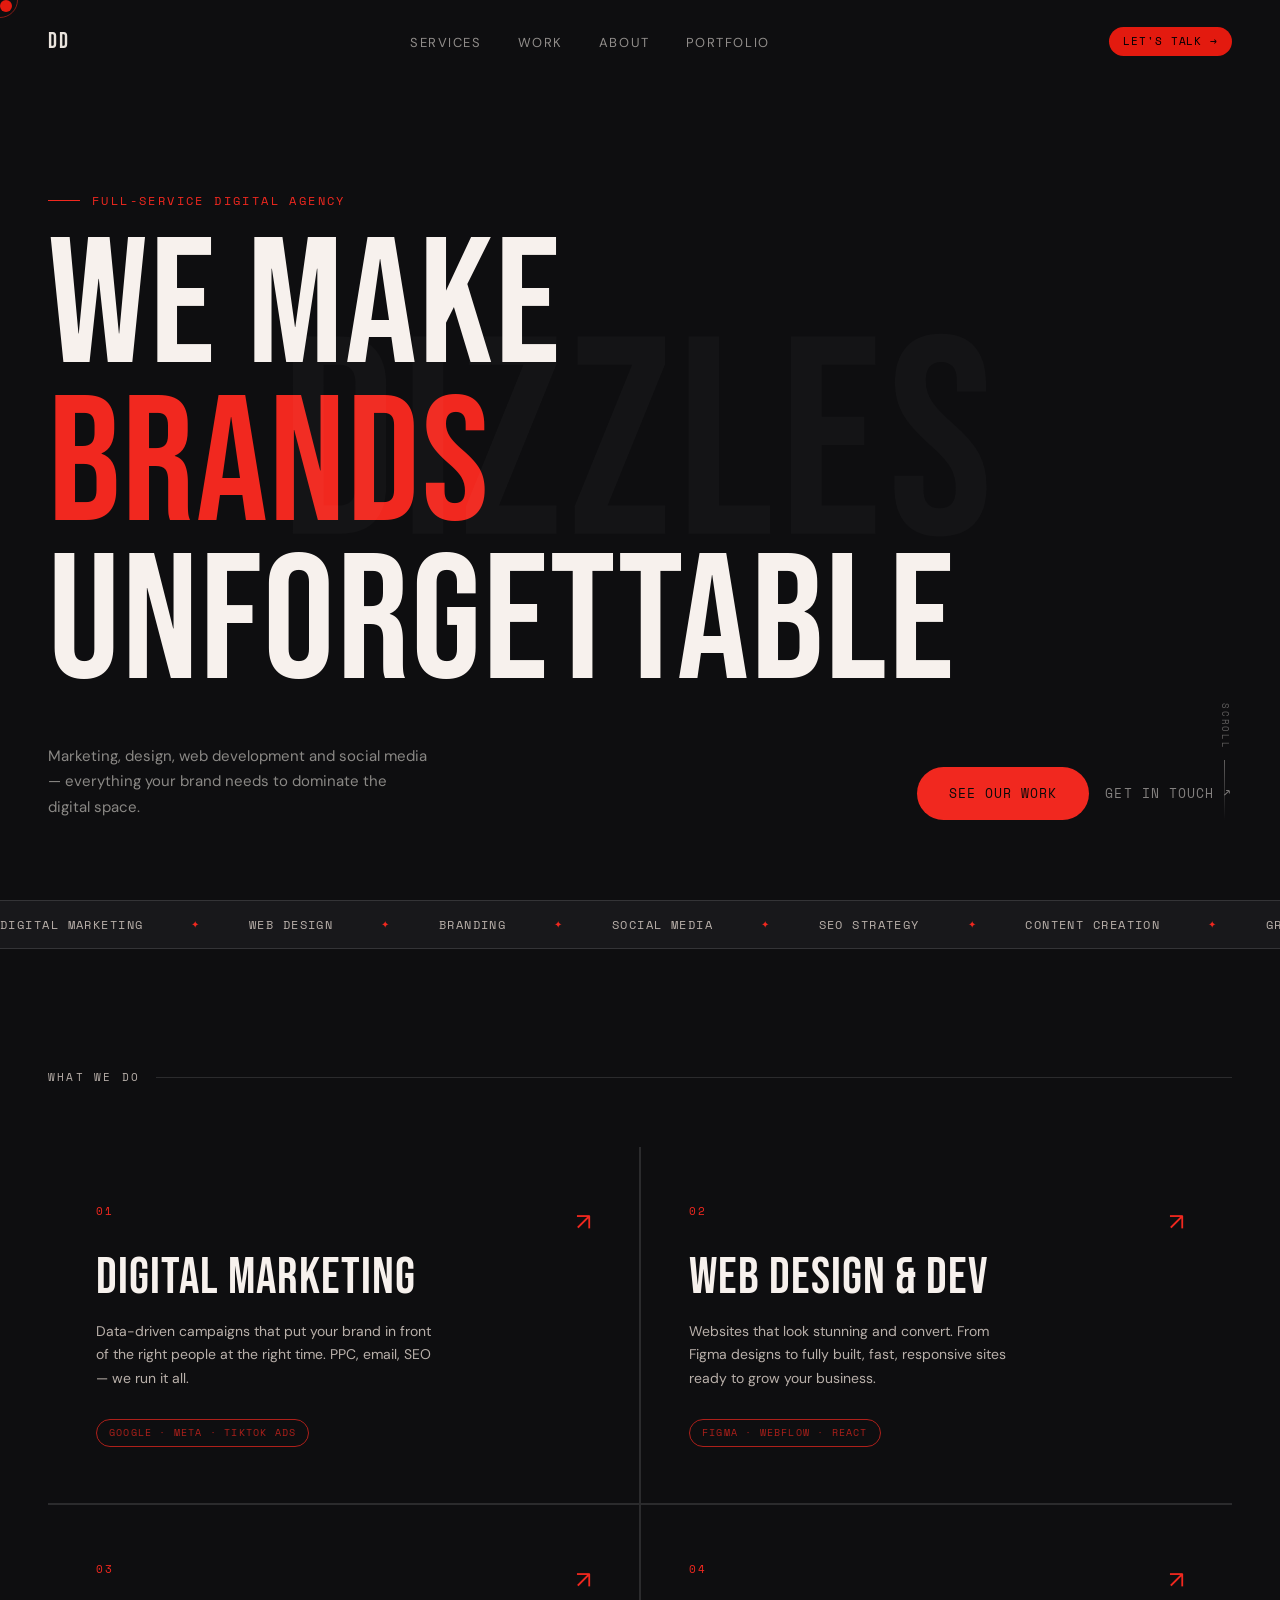
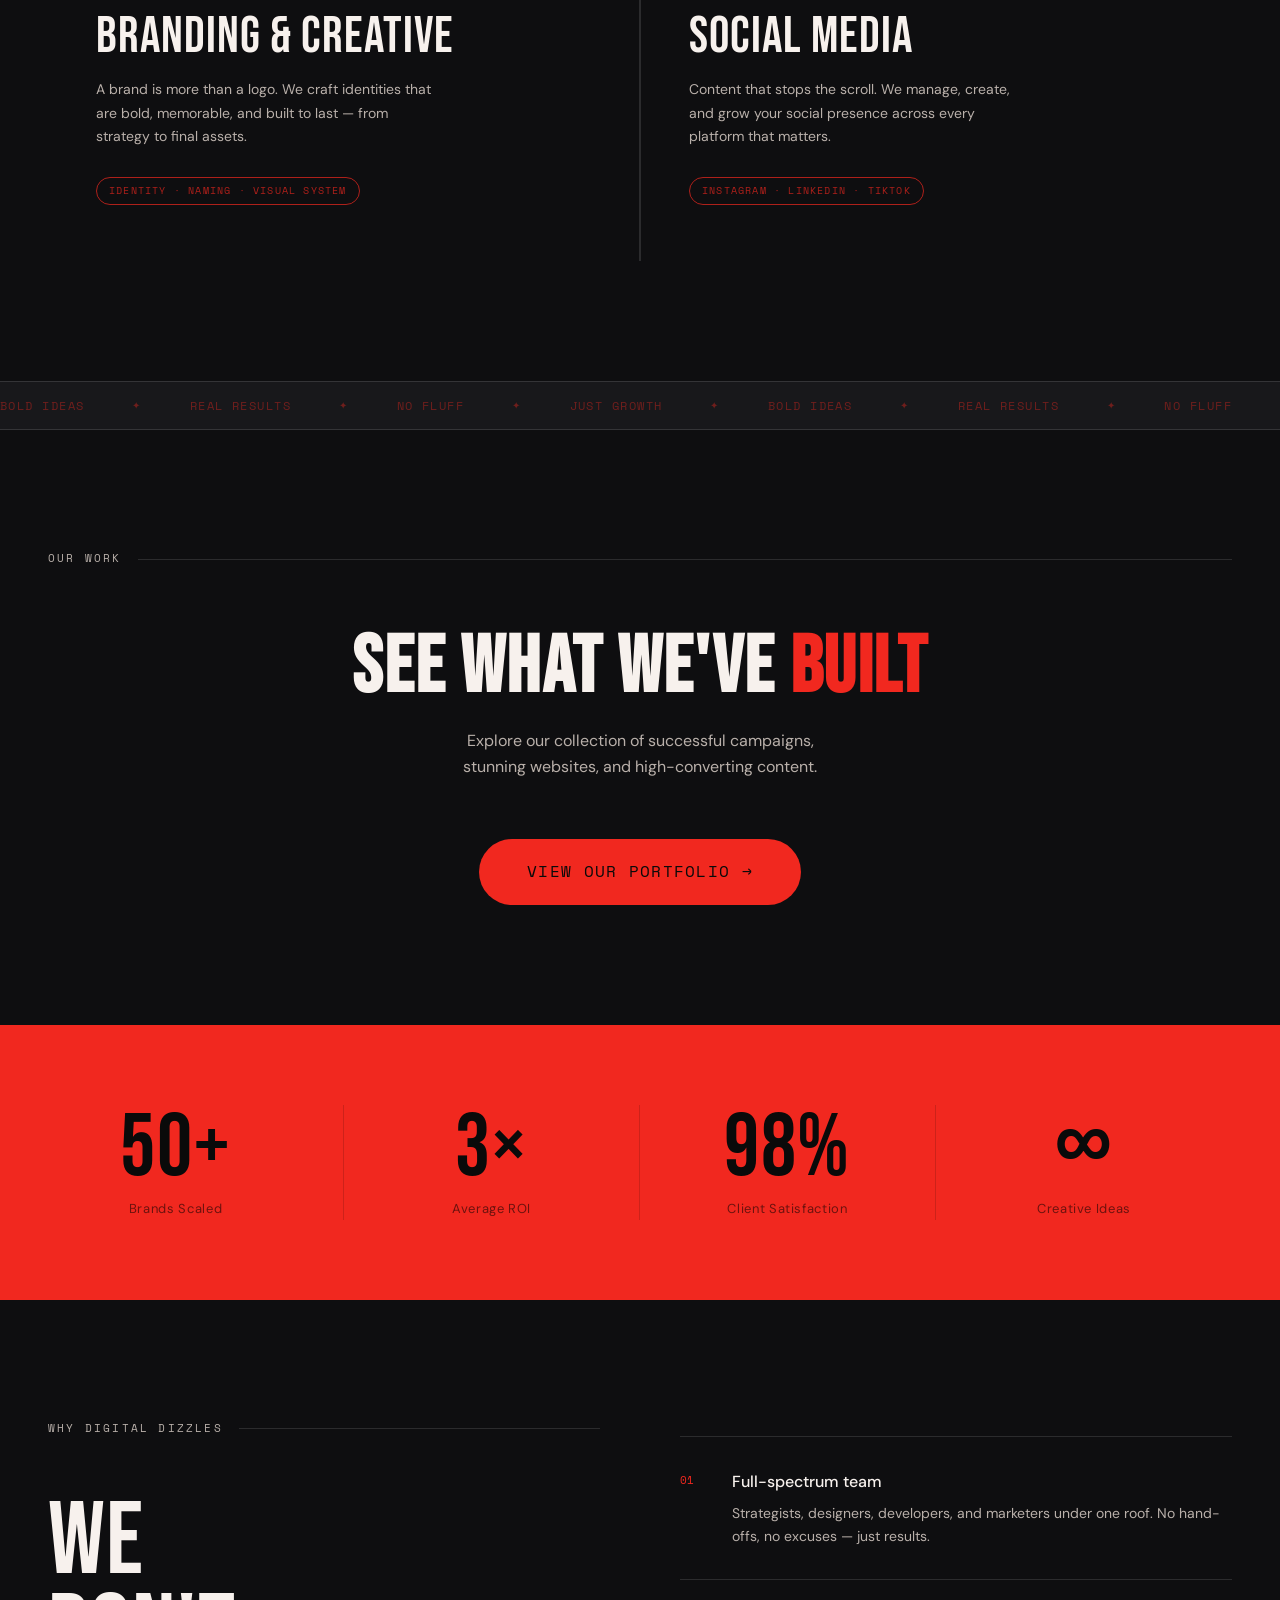
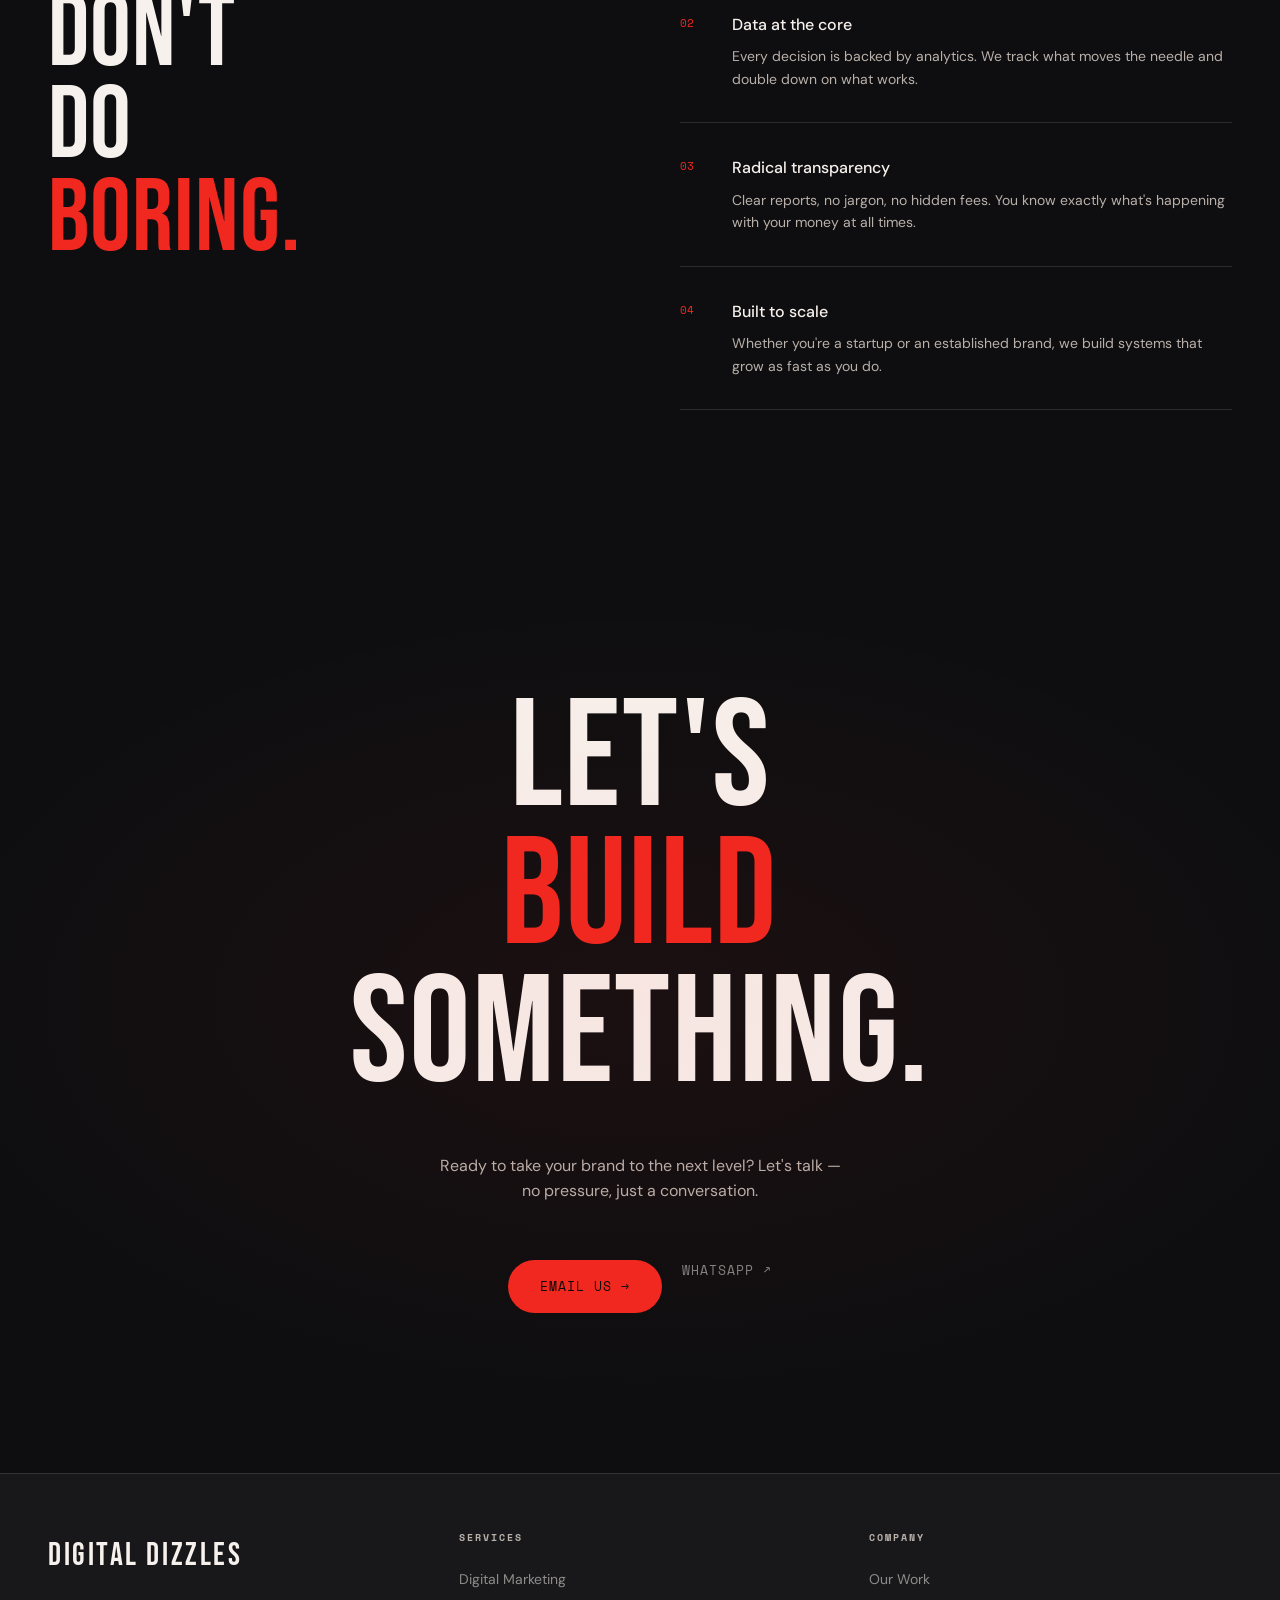
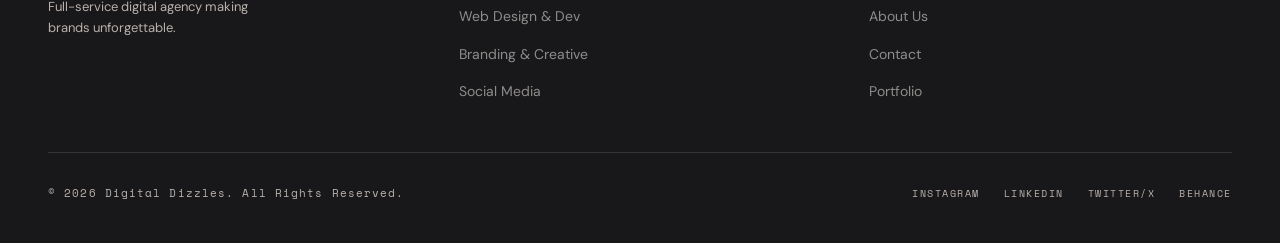
<file: index.html>
<!DOCTYPE html>
<html lang="en">
<head>
<meta charset="UTF-8">
<meta name="viewport" content="width=device-width, initial-scale=1.0">
<title>Digital Dizzles</title>
<link href="https://fonts.googleapis.com/css2?family=Bebas+Neue&family=DM+Sans:wght@300;400;500&family=Space+Mono&display=swap" rel="stylesheet">
<style>
  *, *::before, *::after { box-sizing: border-box; margin: 0; padding: 0; }

  :root {
    --bg: #0e0e10;
    --bg2: #18181b;
    --bg3: #202024;
    --accent: #f1281f;
    --accent2: #ff6b64;
    --accent3: #b9b0aa;
    --text: #f7f1ed;
    --muted: #b9b0aa;
    --border: rgba(255, 255, 255, 0.12);
  }

  html { scroll-behavior: smooth; }

  body {
    background: var(--bg);
    color: var(--text);
    font-family: 'DM Sans', sans-serif;
    font-size: 16px;
    line-height: 1.6;
    overflow-x: hidden;
    cursor: none;
  }

  /* CUSTOM CURSOR */
  .cursor {
    width: 12px; height: 12px;
    background: var(--accent);
    border-radius: 50%;
    position: fixed;
    top: 0; left: 0;
    pointer-events: none;
    z-index: 9999;
    transition: transform 0.15s ease;
    mix-blend-mode: difference;
  }
  .cursor-ring {
    width: 36px; height: 36px;
    border: 1px solid var(--accent);
    border-radius: 50%;
    position: fixed;
    top: 0; left: 0;
    pointer-events: none;
    z-index: 9998;
    transition: all 0.1s ease;
    opacity: 0.5;
  }

  /* LOADER */
  .loader {
    position: fixed; inset: 0;
    background: var(--bg);
    z-index: 9000;
    display: flex;
    align-items: center;
    justify-content: center;
    flex-direction: column;
    gap: 24px;
    transition: opacity 0.6s ease, visibility 0.6s ease;
  }
  .loader.hide { opacity: 0; visibility: hidden; }
  .loader-text {
    font-family: 'Bebas Neue', sans-serif;
    font-size: clamp(48px, 10vw, 120px);
    letter-spacing: 0.05em;
    color: var(--text);
  }
  .loader-bar-wrap {
    width: 280px;
    height: 2px;
    background: rgba(255,255,255,0.1);
  }
  .loader-bar {
    height: 100%;
    background: var(--accent);
    width: 0%;
    transition: width 0.05s linear;
  }
  .loader-pct {
    font-family: 'Space Mono', monospace;
    font-size: 13px;
    color: var(--muted);
    letter-spacing: 0.1em;
  }

  /* NAV */
  nav {
    position: fixed; top: 0; left: 0; right: 0;
    z-index: 100;
    display: flex;
    align-items: center;
    justify-content: space-between;
    padding: 24px 48px;
    mix-blend-mode: difference;
  }
  .nav-logo {
    font-family: 'Bebas Neue', sans-serif;
    font-size: 22px;
    letter-spacing: 0.1em;
    color: var(--text);
    text-decoration: none;
  }
  .nav-links {
    display: flex;
    gap: 36px;
    list-style: none;
  }
  .nav-links a {
    font-size: 13px;
    letter-spacing: 0.12em;
    text-transform: uppercase;
    color: var(--text);
    text-decoration: none;
    opacity: 0.6;
    transition: opacity 0.2s;
  }
  .nav-links a:hover { opacity: 1; }

  .nav-badge {
    background: var(--accent);
    color: #0a0a0a;
    font-size: 11px;
    font-weight: 500;
    letter-spacing: 0.08em;
    text-transform: uppercase;
    padding: 6px 14px;
    border-radius: 100px;
    text-decoration: none;
    font-family: 'Space Mono', monospace;
    white-space: nowrap;
  }

  /* MARQUEE */
  .marquee-wrap {
    overflow: hidden;
    border-top: 1px solid var(--border);
    border-bottom: 1px solid var(--border);
    padding: 14px 0;
    background: var(--bg2);
  }
  .marquee-track {
    display: flex;
    gap: 48px;
    width: max-content;
    animation: marquee 18s linear infinite;
  }
  .marquee-item {
    font-family: 'Space Mono', monospace;
    font-size: 12px;
    letter-spacing: 0.12em;
    text-transform: uppercase;
    color: var(--muted);
    white-space: nowrap;
    display: flex;
    align-items: center;
    gap: 48px;
  }
  .marquee-item::after {
    content: '✦';
    color: var(--accent);
    font-size: 10px;
  }
  @keyframes marquee {
    from { transform: translateX(0); }
    to { transform: translateX(-50%); }
  }

  /* HERO */
  .hero {
    min-height: 100vh;
    display: flex;
    flex-direction: column;
    justify-content: flex-end;
    padding: 0 48px 80px;
    position: relative;
    overflow: hidden;
  }
  .hero-bg-text {
    position: absolute;
    top: 50%;
    left: 50%;
    transform: translate(-50%, -50%);
    font-family: 'Bebas Neue', sans-serif;
    font-size: clamp(100px, 22vw, 340px);
    color: rgba(255,255,255,0.025);
    white-space: nowrap;
    pointer-events: none;
    letter-spacing: 0.02em;
    user-select: none;
  }
  .hero-logo-mark {
    position: absolute;
    top: 118px;
    right: 48px;
    z-index: 2;
    width: clamp(180px, 18vw, 300px);
    aspect-ratio: 1;
    display: flex;
    align-items: center;
    justify-content: center;
  }
  .hero-logo-mark img {
    width: 100%;
    height: 100%;
    object-fit: contain;
  }
  .hero-eyebrow {
    font-family: 'Space Mono', monospace;
    font-size: 12px;
    letter-spacing: 0.2em;
    text-transform: uppercase;
    color: var(--accent);
    margin-bottom: 20px;
    display: flex;
    align-items: center;
    gap: 12px;
  }
  .hero-eyebrow::before {
    content: '';
    display: block;
    width: 32px;
    height: 1px;
    background: var(--accent);
  }
  .hero-title {
    font-family: 'Bebas Neue', sans-serif;
    font-size: clamp(72px, 14vw, 200px);
    line-height: 0.88;
    letter-spacing: 0.01em;
    color: var(--text);
    margin-bottom: 40px;
  }
  .hero-title span { color: var(--accent); }
  .hero-bottom {
    display: flex;
    align-items: flex-end;
    justify-content: space-between;
    gap: 40px;
  }
  .hero-sub {
    max-width: 380px;
    font-size: 15px;
    color: rgba(240,237,230,0.55);
    line-height: 1.7;
  }
  .hero-ctas {
    display: flex;
    gap: 16px;
    align-items: center;
    flex-shrink: 0;
  }
  .btn-primary {
    background: var(--accent);
    color: #0a0a0a;
    font-family: 'Space Mono', monospace;
    font-size: 13px;
    letter-spacing: 0.08em;
    text-transform: uppercase;
    padding: 16px 32px;
    border-radius: 100px;
    text-decoration: none;
    font-weight: 400;
    transition: transform 0.2s, box-shadow 0.2s;
    display: inline-block;
  }
  .btn-primary:hover { transform: scale(1.04); }
  .btn-ghost {
    color: var(--text);
    font-family: 'Space Mono', monospace;
    font-size: 13px;
    letter-spacing: 0.08em;
    text-transform: uppercase;
    text-decoration: none;
    opacity: 0.5;
    transition: opacity 0.2s;
    display: inline-block;
  }
  .btn-ghost:hover { opacity: 1; }

  /* SCROLL INDICATOR */
  .scroll-indicator {
    position: absolute;
    right: 48px;
    bottom: 80px;
    display: flex;
    flex-direction: column;
    align-items: center;
    gap: 10px;
    opacity: 0.35;
  }
  .scroll-line {
    width: 1px;
    height: 60px;
    background: linear-gradient(to bottom, var(--text), transparent);
    animation: scrollDown 2s ease infinite;
  }
  .scroll-label {
    font-family: 'Space Mono', monospace;
    font-size: 9px;
    letter-spacing: 0.2em;
    text-transform: uppercase;
    writing-mode: vertical-lr;
  }
  @keyframes scrollDown {
    0% { transform: scaleY(0); transform-origin: top; }
    50% { transform: scaleY(1); transform-origin: top; }
    50.01% { transform: scaleY(1); transform-origin: bottom; }
    100% { transform: scaleY(0); transform-origin: bottom; }
  }

  /* SERVICES */
  section { padding: 120px 48px; }
  .section-label {
    font-family: 'Space Mono', monospace;
    font-size: 11px;
    letter-spacing: 0.2em;
    text-transform: uppercase;
    color: var(--muted);
    margin-bottom: 60px;
    display: flex;
    align-items: center;
    gap: 16px;
  }
  .section-label::after {
    content: '';
    flex: 1;
    height: 1px;
    background: var(--border);
  }

  .services-grid {
    display: grid;
    grid-template-columns: repeat(2, 1fr);
    gap: 2px;
    background: var(--border);
  }
  .service-card {
    background: var(--bg);
    padding: 56px 48px;
    position: relative;
    overflow: hidden;
    transition: background 0.3s;
    cursor: none;
  }
  .service-card:hover { background: var(--bg3); }
  .service-card:hover .service-arrow { transform: translate(4px, -4px); }
  .service-num {
    font-family: 'Space Mono', monospace;
    font-size: 11px;
    letter-spacing: 0.15em;
    color: var(--accent);
    margin-bottom: 32px;
  }
  .service-title {
    font-family: 'Bebas Neue', sans-serif;
    font-size: clamp(36px, 4vw, 52px);
    letter-spacing: 0.02em;
    color: var(--text);
    margin-bottom: 16px;
    line-height: 1;
  }
  .service-desc {
    font-size: 14px;
    color: var(--muted);
    line-height: 1.7;
    max-width: 340px;
  }
  .service-arrow {
    position: absolute;
    top: 56px; right: 48px;
    font-size: 24px;
    color: var(--accent);
    transition: transform 0.25s ease;
  }
  .service-tag {
    display: inline-block;
    margin-top: 28px;
    font-family: 'Space Mono', monospace;
    font-size: 10px;
    letter-spacing: 0.12em;
    text-transform: uppercase;
    color: var(--accent);
    border: 1px solid var(--accent);
    padding: 5px 12px;
    border-radius: 100px;
    opacity: 0.7;
  }

  /* MARQUEE 2 (between sections) */
  .marquee-wrap.alt .marquee-item { color: var(--accent); opacity: 0.4; }
  .marquee-wrap.alt .marquee-track { animation-direction: reverse; animation-duration: 22s; }

  /* WHY US */
  .why-inner {
    display: grid;
    grid-template-columns: 1fr 1fr;
    gap: 80px;
    align-items: start;
  }
  .why-title {
    font-family: 'Bebas Neue', sans-serif;
    font-size: clamp(56px, 8vw, 110px);
    line-height: 0.9;
    letter-spacing: 0.01em;
    color: var(--text);
  }
  .why-title em { color: var(--accent); font-style: normal; }
  .why-right { padding-top: 16px; }
  .why-points { display: flex; flex-direction: column; gap: 0; }
  .why-point {
    display: flex;
    gap: 24px;
    padding: 32px 0;
    border-bottom: 1px solid var(--border);
  }
  .why-point:first-child { border-top: 1px solid var(--border); }
  .why-point-num {
    font-family: 'Space Mono', monospace;
    font-size: 11px;
    color: var(--accent);
    min-width: 28px;
    padding-top: 3px;
  }
  .why-point-body h3 {
    font-size: 16px;
    font-weight: 500;
    color: var(--text);
    margin-bottom: 8px;
  }
  .why-point-body p { font-size: 14px; color: var(--muted); line-height: 1.6; }

  /* WORK */
  .work-grid {
    display: grid;
    grid-template-columns: repeat(3, 1fr);
    gap: 2px;
    background: var(--border);
  }
  .work-item {
    background: var(--bg2);
    aspect-ratio: 4/3;
    position: relative;
    overflow: hidden;
    cursor: none;
  }
  .work-item:hover .work-overlay { opacity: 1; }
  .work-item:hover .work-img-bg { transform: scale(1.06); }
  .work-img-bg {
    position: absolute; inset: 0;
    transition: transform 0.5s ease;
  }
  /* Placeholder gradient backgrounds for work cards */
  .work-item:nth-child(1) .work-img-bg { background: linear-gradient(135deg, #202024, #2a1718, #f1281f); }
  .work-item:nth-child(2) .work-img-bg { background: linear-gradient(135deg, #18181b, #3a1110, #ff6b64); }
  .work-item:nth-child(3) .work-img-bg { background: linear-gradient(135deg, #080809, #18181b, #202024); }
  .work-item:nth-child(4) .work-img-bg { background: linear-gradient(135deg, #100909, #2a0f0e, #7b1612); }
  .work-item:nth-child(5) .work-img-bg { background: linear-gradient(135deg, #0e0e10, #18181b, #f1281f); }
  .work-item:nth-child(6) .work-img-bg { background: linear-gradient(135deg, #080809, #251010, #ff6b64); }
  .work-overlay {
    position: absolute; inset: 0;
    background: rgba(10,10,10,0.82);
    display: flex;
    flex-direction: column;
    justify-content: flex-end;
    padding: 28px;
    opacity: 0;
    transition: opacity 0.3s ease;
  }
  .work-cat {
    font-family: 'Space Mono', monospace;
    font-size: 10px;
    letter-spacing: 0.15em;
    text-transform: uppercase;
    color: var(--accent);
    margin-bottom: 8px;
  }
  .work-name {
    font-family: 'Bebas Neue', sans-serif;
    font-size: 28px;
    letter-spacing: 0.03em;
    color: var(--text);
  }
  /* Work item labels visible always */
  .work-label {
    position: absolute;
    bottom: 20px; left: 24px;
    font-family: 'Space Mono', monospace;
    font-size: 10px;
    letter-spacing: 0.12em;
    text-transform: uppercase;
    color: rgba(255,255,255,0.3);
  }

  /* CLIENTS STRIP */
  .clients-section {
    padding: 80px 48px;
    border-top: 1px solid var(--border);
  }
  .clients-label {
    font-family: 'Space Mono', monospace;
    font-size: 11px;
    letter-spacing: 0.2em;
    text-transform: uppercase;
    color: var(--muted);
    margin-bottom: 48px;
    text-align: center;
  }
  .clients-row {
    display: flex;
    gap: 0;
    justify-content: center;
    flex-wrap: wrap;
    border: 1px solid var(--border);
  }
  .client-pill {
    padding: 24px 40px;
    border-right: 1px solid var(--border);
    font-family: 'Bebas Neue', sans-serif;
    font-size: 22px;
    letter-spacing: 0.1em;
    color: rgba(240,237,230,0.2);
    transition: color 0.25s;
    cursor: none;
  }
  .client-pill:last-child { border-right: none; }
  .client-pill:hover { color: var(--text); }

  /* STATS */
  .stats-section {
    padding: 80px 48px;
    background: var(--accent);
  }
  .stats-grid {
    display: grid;
    grid-template-columns: repeat(4, 1fr);
    gap: 0;
  }
  .stat-item {
    padding: 0 40px;
    border-right: 1px solid rgba(0,0,0,0.15);
    text-align: center;
  }
  .stat-item:first-child { padding-left: 0; }
  .stat-item:last-child { border-right: none; }
  .stat-num {
    font-family: 'Bebas Neue', sans-serif;
    font-size: clamp(56px, 7vw, 88px);
    color: #0a0a0a;
    line-height: 1;
    letter-spacing: 0.02em;
  }
  .stat-label {
    font-size: 13px;
    color: rgba(0,0,0,0.55);
    margin-top: 6px;
    letter-spacing: 0.05em;
  }

  /* CTA */
  .cta-section {
    padding: 160px 48px;
    text-align: center;
    position: relative;
    overflow: hidden;
  }
  .cta-bg {
    position: absolute; inset: 0;
    background: radial-gradient(ellipse 80% 60% at 50% 50%, rgba(241,40,31,0.06) 0%, transparent 70%);
    pointer-events: none;
  }
  .cta-title {
    font-family: 'Bebas Neue', sans-serif;
    font-size: clamp(60px, 12vw, 160px);
    line-height: 0.9;
    letter-spacing: 0.01em;
    color: var(--text);
    margin-bottom: 48px;
  }
  .cta-title span { color: var(--accent); }
  .cta-sub {
    font-size: 16px;
    color: var(--muted);
    margin-bottom: 56px;
    max-width: 420px;
    margin-left: auto;
    margin-right: auto;
  }

  /* FOOTER */
  footer {
    background: var(--bg2);
    border-top: 1px solid var(--border);
    padding: 56px 48px 40px;
    display: grid;
    grid-template-columns: 1fr 1fr 1fr;
    gap: 48px;
    align-items: start;
  }
  .footer-logo {
    font-family: 'Bebas Neue', sans-serif;
    font-size: 32px;
    letter-spacing: 0.08em;
    color: var(--text);
    display: block;
    margin-bottom: 16px;
  }
  .footer-tagline {
    font-size: 13px;
    color: var(--muted);
    line-height: 1.6;
    max-width: 220px;
  }
  .footer-col h4 {
    font-family: 'Space Mono', monospace;
    font-size: 10px;
    letter-spacing: 0.2em;
    text-transform: uppercase;
    color: var(--muted);
    margin-bottom: 20px;
  }
  .footer-links {
    list-style: none;
    display: flex;
    flex-direction: column;
    gap: 12px;
  }
  .footer-links a {
    color: rgba(240,237,230,0.55);
    text-decoration: none;
    font-size: 14px;
    transition: color 0.2s;
  }
  .footer-links a:hover { color: var(--text); }
  .footer-bottom {
    grid-column: 1 / -1;
    border-top: 1px solid var(--border);
    padding-top: 32px;
    display: flex;
    align-items: center;
    justify-content: space-between;
  }
  .footer-copy {
    font-family: 'Space Mono', monospace;
    font-size: 11px;
    letter-spacing: 0.1em;
    color: var(--muted);
  }
  .footer-socials {
    display: flex;
    gap: 24px;
  }
  .footer-socials a {
    font-family: 'Space Mono', monospace;
    font-size: 10px;
    letter-spacing: 0.15em;
    text-transform: uppercase;
    color: var(--muted);
    text-decoration: none;
    transition: color 0.2s;
  }
  .footer-socials a:hover { color: var(--accent); }

  /* FADE IN */
  .fade-up {
    opacity: 0;
    transform: translateY(40px);
    transition: opacity 0.7s ease, transform 0.7s ease;
  }
  .fade-up.visible { opacity: 1; transform: none; }

  @media (max-width: 900px) {
    nav { padding: 20px 24px; }
    .nav-links { display: none; }
    .hero { padding: 0 24px 60px; }
    .hero-logo-mark {
      top: 92px;
      right: 24px;
      width: 118px;
      opacity: 0.72;
    }
    section { padding: 80px 24px; }
    .services-grid, .why-inner, .work-grid, .stats-grid { grid-template-columns: 1fr; }
    .stats-grid { gap: 40px; }
    .stat-item { border-right: none; border-bottom: 1px solid rgba(0,0,0,0.15); padding: 20px 0; }
    footer { grid-template-columns: 1fr; padding: 40px 24px 32px; }
    .footer-bottom { flex-direction: column; gap: 16px; align-items: flex-start; }
    .hero-bottom { flex-direction: column; align-items: flex-start; }
    .clients-row { flex-direction: column; }
    .client-pill { border-right: none; border-bottom: 1px solid var(--border); }
  }
</style>
</head>
<body>

<div class="cursor" id="cursor"></div>
<div class="cursor-ring" id="cursorRing"></div>

<!-- LOADER -->
<div class="loader" id="loader">
  <div class="loader-text">DIGITAL DIZZLES</div>
  <div class="loader-bar-wrap"><div class="loader-bar" id="loaderBar"></div></div>
  <div class="loader-pct" id="loaderPct">0%</div>
</div>

<!-- NAV -->
<nav>
  <a href="#" class="nav-logo">DD</a>
  <ul class="nav-links">
    <li><a href="#services">Services</a></li>
    <li><a href="#work">Work</a></li>
    <li><a href="#about">About</a></li>
    <li><a href="../portfolio/index.html">Portfolio</a></li>
  </ul>
  <a href="#contact" class="nav-badge">Let's Talk →</a>
</nav>

<!-- HERO -->
<section class="hero" id="home">
  <div class="hero-bg-text">DIZZLES</div>

  <div class="scroll-indicator">
    <div class="scroll-label">Scroll</div>
    <div class="scroll-line"></div>
  </div>
  <div class="hero-eyebrow">Full-Service Digital Agency</div>
  <div class="hero-title">
    WE MAKE<br><span>BRANDS</span><br>UNFORGETTABLE
  </div>
  <div class="hero-bottom">
    <p class="hero-sub">Marketing, design, web development and social media — everything your brand needs to dominate the digital space.</p>
    <div class="hero-ctas">
      <a href="#work" class="btn-primary">See Our Work</a>
      <a href="#contact" class="btn-ghost">Get in Touch ↗</a>
    </div>
  </div>
</section>

<!-- MARQUEE 1 -->
<div class="marquee-wrap">
  <div class="marquee-track">
    <span class="marquee-item">Digital Marketing</span>
    <span class="marquee-item">Web Design</span>
    <span class="marquee-item">Branding</span>
    <span class="marquee-item">Social Media</span>
    <span class="marquee-item">SEO Strategy</span>
    <span class="marquee-item">Content Creation</span>
    <span class="marquee-item">Growth Hacking</span>
    <span class="marquee-item">UI / UX Design</span>
    <span class="marquee-item">Digital Marketing</span>
    <span class="marquee-item">Web Design</span>
    <span class="marquee-item">Branding</span>
    <span class="marquee-item">Social Media</span>
    <span class="marquee-item">SEO Strategy</span>
    <span class="marquee-item">Content Creation</span>
    <span class="marquee-item">Growth Hacking</span>
    <span class="marquee-item">UI / UX Design</span>
  </div>
</div>

<!-- SERVICES -->
<section id="services">
  <div class="section-label">What We Do</div>
  <div class="services-grid">
    <div class="service-card fade-up">
      <div class="service-num">01</div>
      <div class="service-arrow">↗</div>
      <div class="service-title">Digital Marketing</div>
      <p class="service-desc">Data-driven campaigns that put your brand in front of the right people at the right time. PPC, email, SEO — we run it all.</p>
      <span class="service-tag">Google · Meta · TikTok Ads</span>
    </div>
    <div class="service-card fade-up" style="transition-delay: 0.1s">
      <div class="service-num">02</div>
      <div class="service-arrow">↗</div>
      <div class="service-title">Web Design & Dev</div>
      <p class="service-desc">Websites that look stunning and convert. From Figma designs to fully built, fast, responsive sites ready to grow your business.</p>
      <span class="service-tag">Figma · Webflow · React</span>
    </div>
    <div class="service-card fade-up" style="transition-delay: 0.2s">
      <div class="service-num">03</div>
      <div class="service-arrow">↗</div>
      <div class="service-title">Branding & Creative</div>
      <p class="service-desc">A brand is more than a logo. We craft identities that are bold, memorable, and built to last — from strategy to final assets.</p>
      <span class="service-tag">Identity · Naming · Visual System</span>
    </div>
    <div class="service-card fade-up" style="transition-delay: 0.3s">
      <div class="service-num">04</div>
      <div class="service-arrow">↗</div>
      <div class="service-title">Social Media</div>
      <p class="service-desc">Content that stops the scroll. We manage, create, and grow your social presence across every platform that matters.</p>
      <span class="service-tag">Instagram · LinkedIn · TikTok</span>
    </div>
  </div>
</section>

<!-- MARQUEE 2 -->
<div class="marquee-wrap alt">
  <div class="marquee-track">
    <span class="marquee-item">Bold Ideas</span>
    <span class="marquee-item">Real Results</span>
    <span class="marquee-item">No Fluff</span>
    <span class="marquee-item">Just Growth</span>
    <span class="marquee-item">Bold Ideas</span>
    <span class="marquee-item">Real Results</span>
    <span class="marquee-item">No Fluff</span>
    <span class="marquee-item">Just Growth</span>
    <span class="marquee-item">Bold Ideas</span>
    <span class="marquee-item">Real Results</span>
    <span class="marquee-item">No Fluff</span>
    <span class="marquee-item">Just Growth</span>
    <span class="marquee-item">Bold Ideas</span>
    <span class="marquee-item">Real Results</span>
    <span class="marquee-item">No Fluff</span>
    <span class="marquee-item">Just Growth</span>
  </div>
</div>

<!-- WORK -->
<section id="work" style="text-align: center; padding: 120px 48px;">
  <div class="section-label" style="justify-content: center; margin-bottom: 60px;">
    <span>Our Work</span>
  </div>
  <div class="fade-up" style="display: flex; flex-direction: column; align-items: center; gap: 20px;">
    <h2 style="font-family: 'Bebas Neue', sans-serif; font-size: clamp(48px, 8vw, 80px); color: var(--text); line-height: 1; letter-spacing: 0.02em;">
      SEE WHAT WE'VE <span style="color: var(--accent);">BUILT</span>
    </h2>
    <p style="color: var(--muted); max-width: 400px; margin-bottom: 40px;">Explore our collection of successful campaigns, stunning websites, and high-converting content.</p>
    <a href="../portfolio/index.html" class="btn-primary" style="font-size: 16px; padding: 20px 48px;">View Our Portfolio →</a>
  </div>
</section>

<!-- STATS -->
<div class="stats-section">
  <div class="stats-grid">
    <div class="stat-item fade-up">
      <div class="stat-num">50+</div>
      <div class="stat-label">Brands Scaled</div>
    </div>
    <div class="stat-item fade-up" style="transition-delay:0.1s">
      <div class="stat-num">3×</div>
      <div class="stat-label">Average ROI</div>
    </div>
    <div class="stat-item fade-up" style="transition-delay:0.2s">
      <div class="stat-num">98%</div>
      <div class="stat-label">Client Satisfaction</div>
    </div>
    <div class="stat-item fade-up" style="transition-delay:0.3s">
      <div class="stat-num">∞</div>
      <div class="stat-label">Creative Ideas</div>
    </div>
  </div>
</div>

<!-- WHY US -->
<section id="about">
  <div class="why-inner">
    <div>
      <div class="section-label">Why Digital Dizzles</div>
      <div class="why-title fade-up">WE<br>DON'T<br>DO<br><em>BORING.</em></div>
    </div>
    <div class="why-right">
      <div class="why-points">
        <div class="why-point fade-up">
          <div class="why-point-num">01</div>
          <div class="why-point-body">
            <h3>Full-spectrum team</h3>
            <p>Strategists, designers, developers, and marketers under one roof. No hand-offs, no excuses — just results.</p>
          </div>
        </div>
        <div class="why-point fade-up" style="transition-delay:0.1s">
          <div class="why-point-num">02</div>
          <div class="why-point-body">
            <h3>Data at the core</h3>
            <p>Every decision is backed by analytics. We track what moves the needle and double down on what works.</p>
          </div>
        </div>
        <div class="why-point fade-up" style="transition-delay:0.2s">
          <div class="why-point-num">03</div>
          <div class="why-point-body">
            <h3>Radical transparency</h3>
            <p>Clear reports, no jargon, no hidden fees. You know exactly what's happening with your money at all times.</p>
          </div>
        </div>
        <div class="why-point fade-up" style="transition-delay:0.3s">
          <div class="why-point-num">04</div>
          <div class="why-point-body">
            <h3>Built to scale</h3>
            <p>Whether you're a startup or an established brand, we build systems that grow as fast as you do.</p>
          </div>
        </div>
      </div>
    </div>
  </div>
</section>

<!-- CLIENTS REMOVED -->

<!-- CTA -->
<section id="contact" class="cta-section">
  <div class="cta-bg"></div>
  <div class="cta-title fade-up">LET'S<br><span>BUILD</span><br>SOMETHING.</div>
  <p class="cta-sub fade-up" style="transition-delay:0.15s">Ready to take your brand to the next level? Let's talk — no pressure, just a conversation.</p>
  <div class="fade-up" style="transition-delay:0.25s; display:flex; gap:20px; justify-content:center; flex-wrap:wrap;">
    <a href="mailto:hello@digitaldizzles.com" class="btn-primary">Email Us →</a>
    <a href="https://wa.me/" class="btn-ghost">WhatsApp ↗</a>
  </div>
</section>

<!-- FOOTER -->
<footer>
  <div>
    <span class="footer-logo">DIGITAL DIZZLES</span>
    <p class="footer-tagline">Full-service digital agency making brands unforgettable.</p>
  </div>
  <div class="footer-col">
    <h4>Services</h4>
    <ul class="footer-links">
      <li><a href="#services">Digital Marketing</a></li>
      <li><a href="#services">Web Design & Dev</a></li>
      <li><a href="#services">Branding & Creative</a></li>
      <li><a href="#services">Social Media</a></li>
    </ul>
  </div>
  <div class="footer-col">
    <h4>Company</h4>
    <ul class="footer-links">
      <li><a href="#work">Our Work</a></li>
      <li><a href="#about">About Us</a></li>
      <li><a href="#contact">Contact</a></li>
      <li><a href="../portfolio/index.html">Portfolio</a></li>
    </ul>
  </div>
  <div class="footer-bottom">
    <span class="footer-copy">© 2026 Digital Dizzles. All Rights Reserved.</span>
    <div class="footer-socials">
      <a href="#">Instagram</a>
      <a href="#">LinkedIn</a>
      <a href="#">Twitter/X</a>
      <a href="#">Behance</a>
    </div>
  </div>
</footer>

<script>
  // CURSOR
  const cursor = document.getElementById('cursor');
  const ring = document.getElementById('cursorRing');
  let mx = 0, my = 0, rx = 0, ry = 0;
  document.addEventListener('mousemove', e => {
    mx = e.clientX; my = e.clientY;
    cursor.style.left = mx - 6 + 'px';
    cursor.style.top = my - 6 + 'px';
  });
  function animRing() {
    rx += (mx - rx) * 0.12;
    ry += (my - ry) * 0.12;
    ring.style.left = rx - 18 + 'px';
    ring.style.top = ry - 18 + 'px';
    requestAnimationFrame(animRing);
  }
  animRing();

  // LOADER
  const bar = document.getElementById('loaderBar');
  const pct = document.getElementById('loaderPct');
  const loader = document.getElementById('loader');
  let p = 0;
  const iv = setInterval(() => {
    p += Math.random() * 8 + 2;
    if (p >= 100) { p = 100; clearInterval(iv); setTimeout(() => loader.classList.add('hide'), 300); }
    bar.style.width = p + '%';
    pct.textContent = Math.round(p) + '%';
  }, 60);

  // SCROLL FADE
  const obs = new IntersectionObserver(entries => {
    entries.forEach(e => { if (e.isIntersecting) e.target.classList.add('visible'); });
  }, { threshold: 0.12 });
  document.querySelectorAll('.fade-up').forEach(el => obs.observe(el));
</script>
</body>
</html>
</file>
